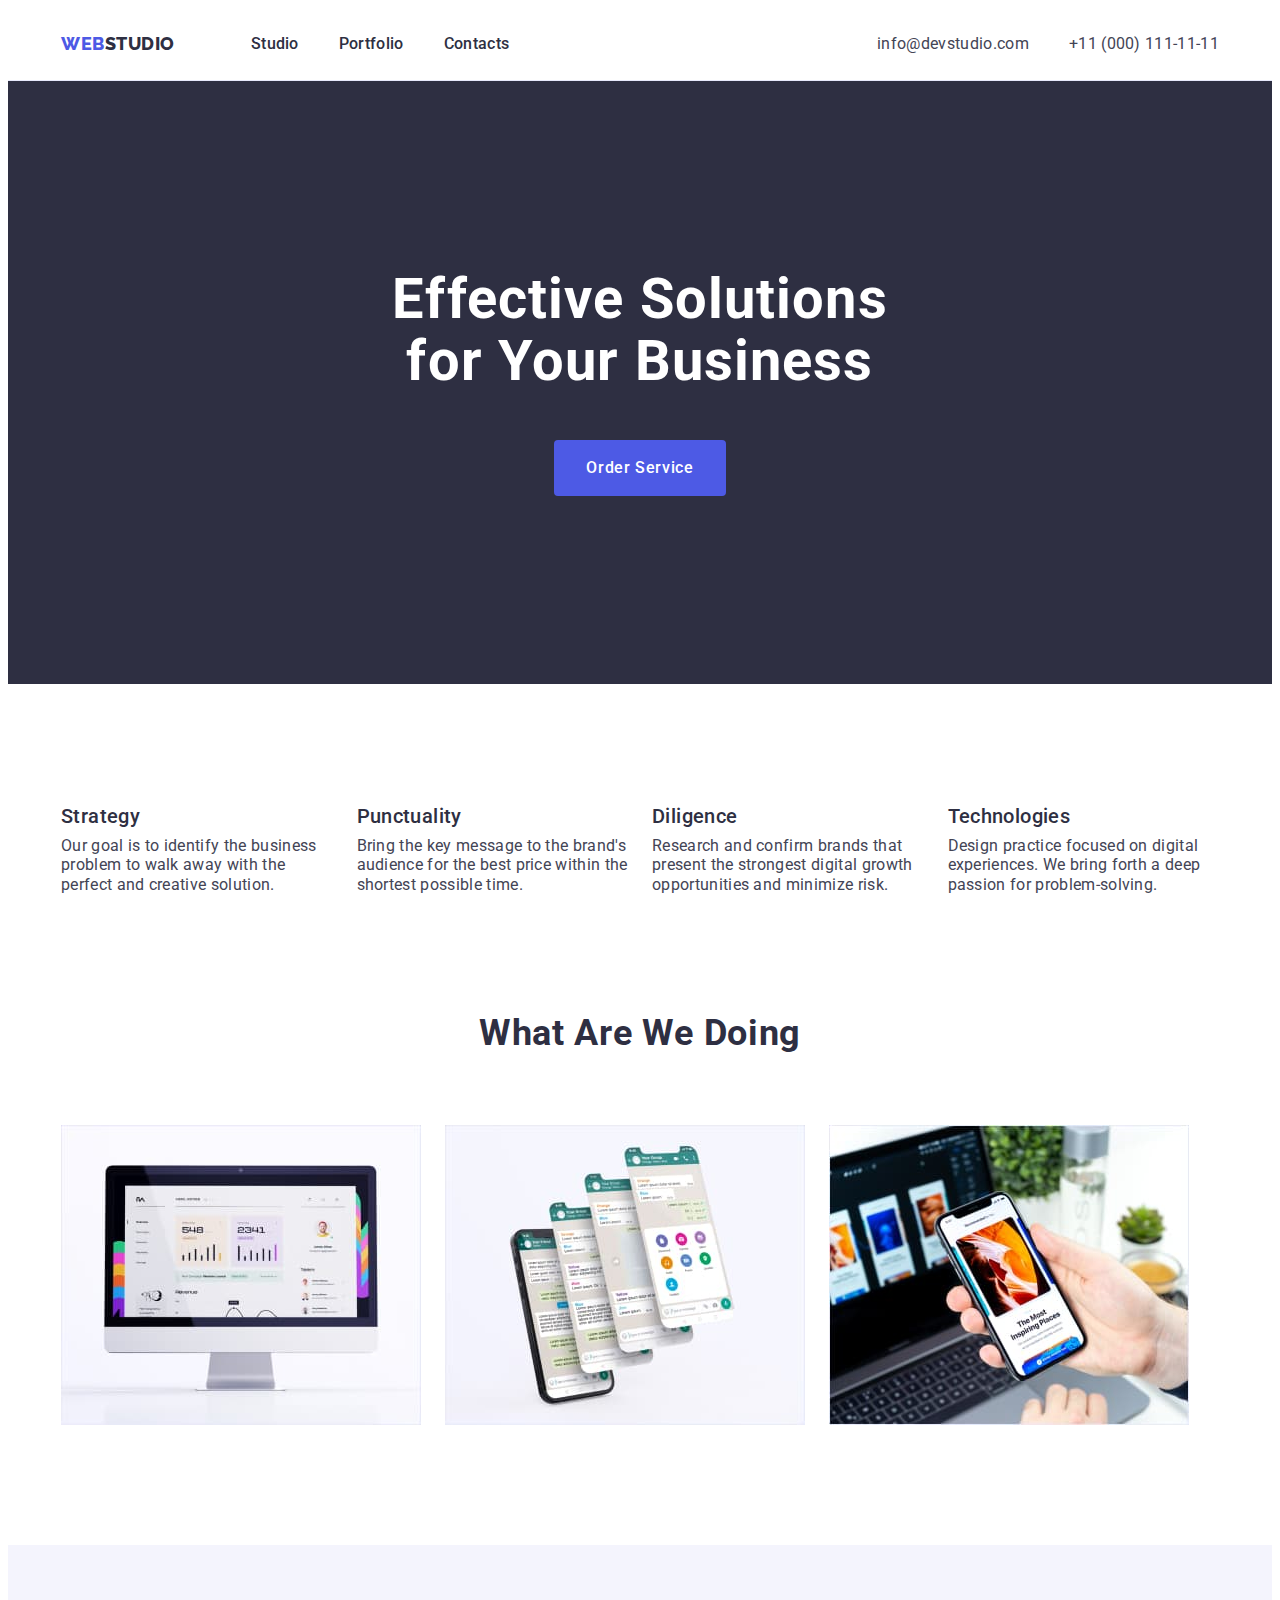
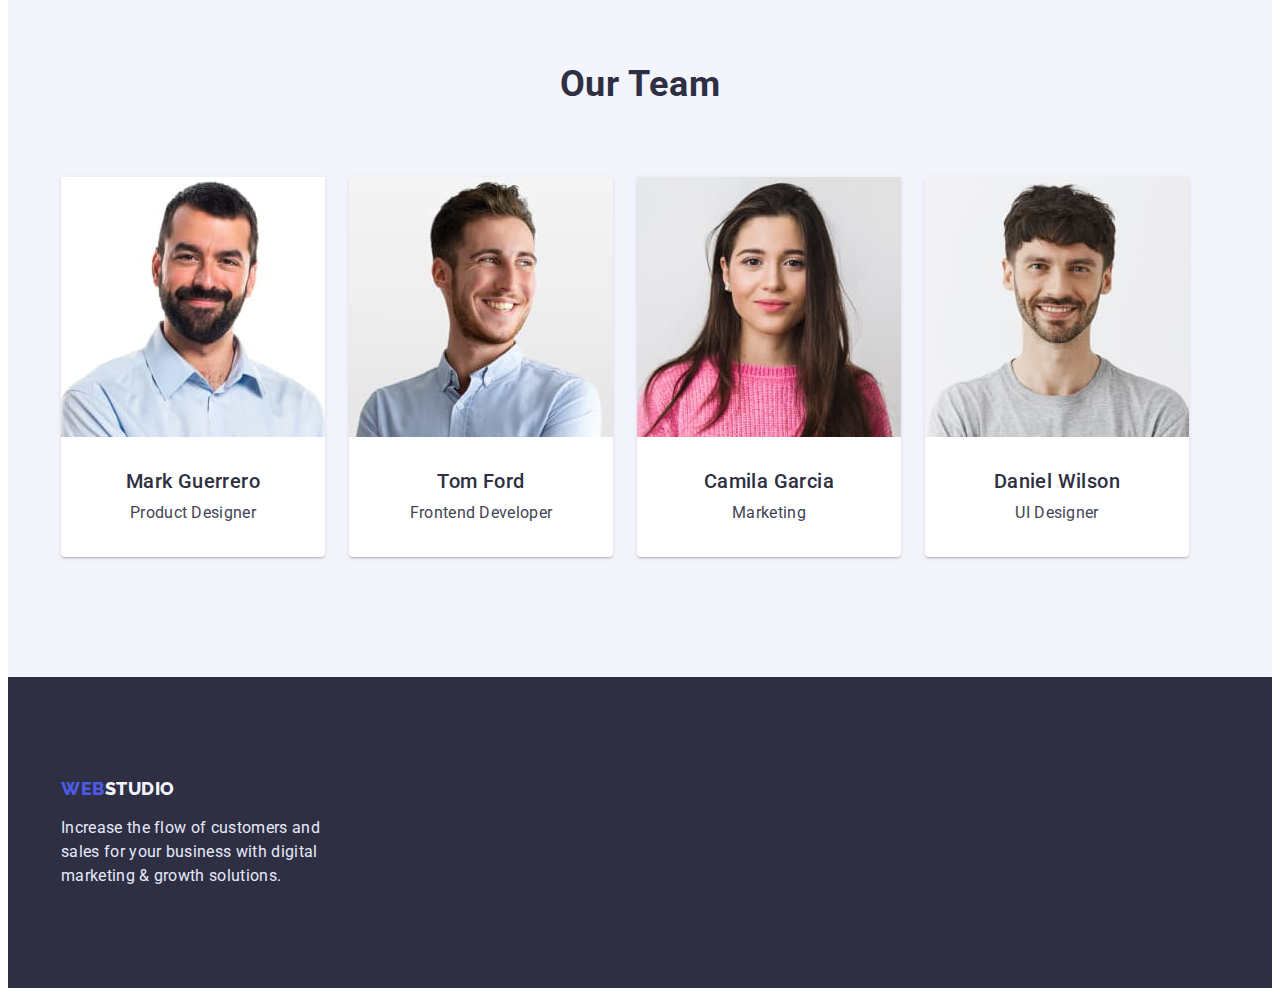
<file: index.html>
<!DOCTYPE html>
<html lang="en">
  <head>
    <meta charset="UTF-8" />
    <meta http-equiv="X-UA-Compatible" content="IE=edge" />
    <meta name="viewport" content="width=device-width, initial-scale=1.0" />
    <title>WebStudio</title>

    <link rel="preconnect" href="https://fonts.googleapis.com" />
    <link rel="preconnect" href="https://fonts.gstatic.com" crossorigin />
    <link
      href="https://fonts.googleapis.com/css2?family=Raleway:wght@800&family=Roboto:wght@400;500;700;900&display=swap"
      rel="stylesheet"
    />
    <link
      rel="stylesheet"
      href="https://cdnjs.cloudflare.com/ajax/libs/modern-normalize/1.1.0/modern-normalize.min.css"
      integrity="sha512-wpPYUAdjBVSE4KJnH1VR1HeZfpl1ub8YT/NKx4PuQ5NmX2tKuGu6U/JRp5y+Y8XG2tV+wKQpNHVUX03MfMFn9Q=="
      crossorigin="anonymous"
      referrerpolicy="no-referrer"
    />
    <link rel="stylesheet" href="./css/styles.css" />
  </head>
  <body>
    <!-- Head -->

    <header class="page-header">
      <div class="container">
        <nav class="navigation">
          <a href="./index.html" class="logo">
            <span class="logo-name">Web</span>Studio</a
          >

          <ul class="site-nav">
            <li class="nav-list">
              <a href="./index.html" class="link">Studio</a>
            </li>
            <li class="nav-list">
              <a href="./portfolio.html" class="link">Portfolio</a>
            </li>
            <li class="nav-list"><a href="" class="link">Contacts</a></li>
          </ul>
        </nav>

        <!-- Info -->
        <address class="address">
          <ul class="auth-nav">
            <li class="nav-list">
              <a href="mailto:info@devstudio.com" class="link"
                >info@devstudio.com</a
              >
            </li>
            <li class="nav-list">
              <a href="tel:+110001111111" class="link">+11 (000) 111-11-11</a>
            </li>
          </ul>
        </address>
      </div>
    </header>

    <main>
      <!-- Hero -->

      <section class="hero">
        <div class="container">
          <h1 class="hero-title">
            Effective Solutions <br />
            for Your Business
          </h1>

          <button type="button" class="button-hero">Order Service</button>

          <!-- //можливо буде кнопка -->
        </div>
      </section>

      <!-- Order -->

      <section class="section order-section">
        <div class="container">
          <h2 class="visually-hidden">Order</h2>
          <ul class="order-list">
            <li class="list">
              <h3 class="order-title">Strategy</h3>
              <p class="order-text">
                Our goal is to identify the business problem to walk away with
                the perfect and creative solution.
              </p>
            </li>
            <li class="list">
              <h3 class="order-title">Punctuality</h3>
              <p class="order-text">
                Bring the key message to the brand's audience for the best price
                within the shortest possible time.
              </p>
            </li>
            <li class="list">
              <h3 class="order-title">Diligence</h3>
              <p class="order-text">
                Research and confirm brands that present the strongest digital
                growth opportunities and minimize risk.
              </p>
            </li>
            <li class="list">
              <h3 class="order-title">Technologies</h3>
              <p class="order-text">
                Design practice focused on digital experiences. We bring forth a
                deep passion for problem-solving.
              </p>
            </li>
          </ul>
        </div>
      </section>

      <!-- What are we doing -->

      <section class="section">
        <div class="container">
          <h2 class="work">What are we doing</h2>
          <ul class="work-list">
            <li>
              <img src="./images/scr1.jpg" alt="Сomputer" width="360" />
            </li>
            <li>
              <img src="./images/scr2.jpg" alt="Telephones" width="360" />
            </li>
            <li>
              <img
                src="./images/scr3.jpg"
                alt="Telephone in hand"
                width="360"
              />
            </li>
          </ul>
        </div>
      </section>

      <!-- Our Team -->

      <section class="section section-team">
        <div class="container">
          <h2 class="team">Our Team</h2>
          <ul class="team-list">
            <li class="team-item">
              <img
                src="./images/mark-guerrero.jpg"
                alt="Mark Guerrero"
                width="264"
              />
              <div class="team-content">
                <h3 class="team-name">Mark Guerrero</h3>
                <p class="team-text">Product Designer</p>
              </div>
            </li>
            <li class="team-item">
              <img src="./images/tom-ford.jpg" alt="Tom Ford" width="264" />
              <div class="team-content">
                <h3 class="team-name">Tom Ford</h3>
                <p class="team-text">Frontend Developer</p>
              </div>
            </li>
            <li class="team-item">
              <img
                src="./images/camila-garcia.jpg"
                alt="Camila Garcia"
                width="264"
              />
              <div class="team-content">
                <h3 class="team-name">Camila Garcia</h3>
                <p class="team-text">Marketing</p>
              </div>
            </li>
            <li class="team-item">
              <img
                src="./images/daniel-wilson.jpg"
                alt="Daniel Wilson"
                width="264"
              />
              <div class="team-content">
                <h3 class="team-name">Daniel Wilson</h3>
                <p class="team-text">UI Designer</p>
              </div>
            </li>
          </ul>
        </div>
      </section>
    </main>
    <!-- footer -->

    <footer class="footer">
      <div class="container">
        <div class="footer-item">
          <a href="./index.html" class="footer-logo"
            ><span class="logo-name">Web</span>Studio</a
          >
        </div>
        <p class="footer-text">
          Increase the flow of customers and sales for your business with
          digital marketing & growth solutions.
        </p>
      </div>
    </footer>
  </body>
</html>
</file>
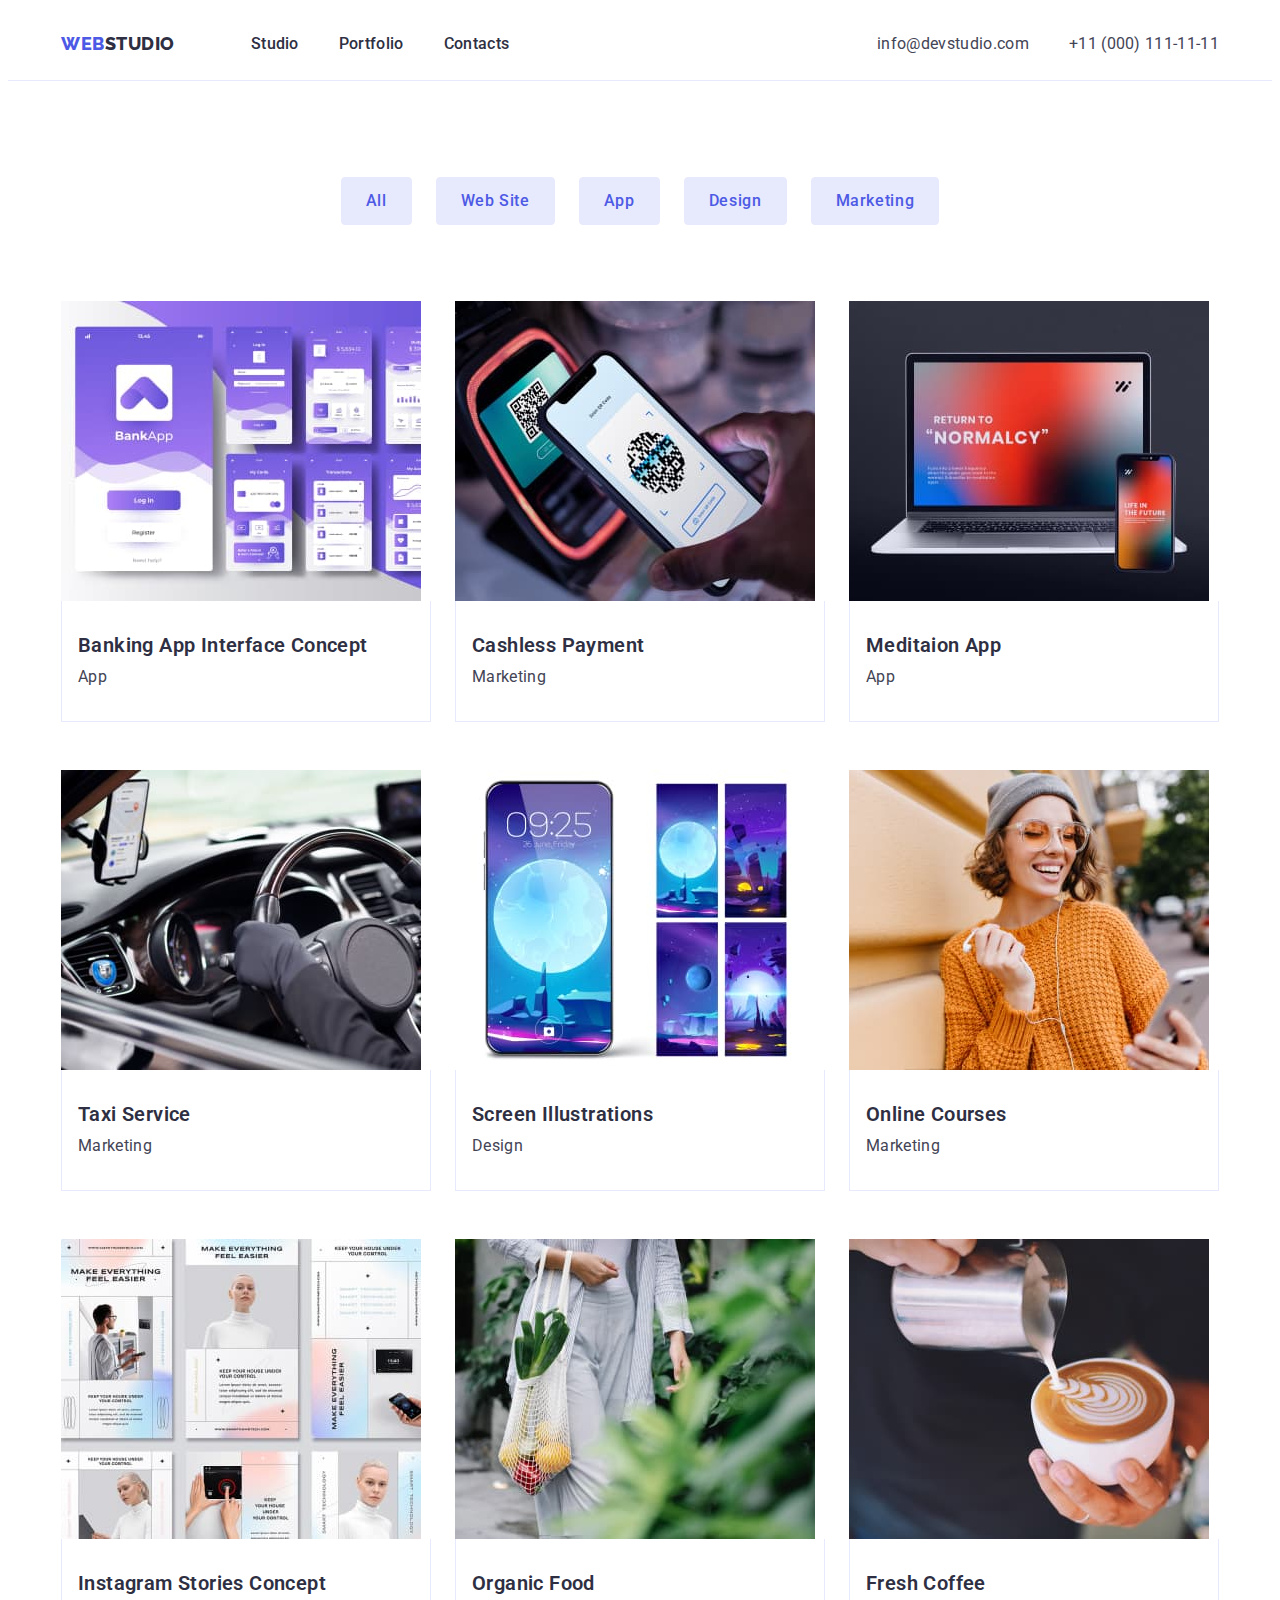
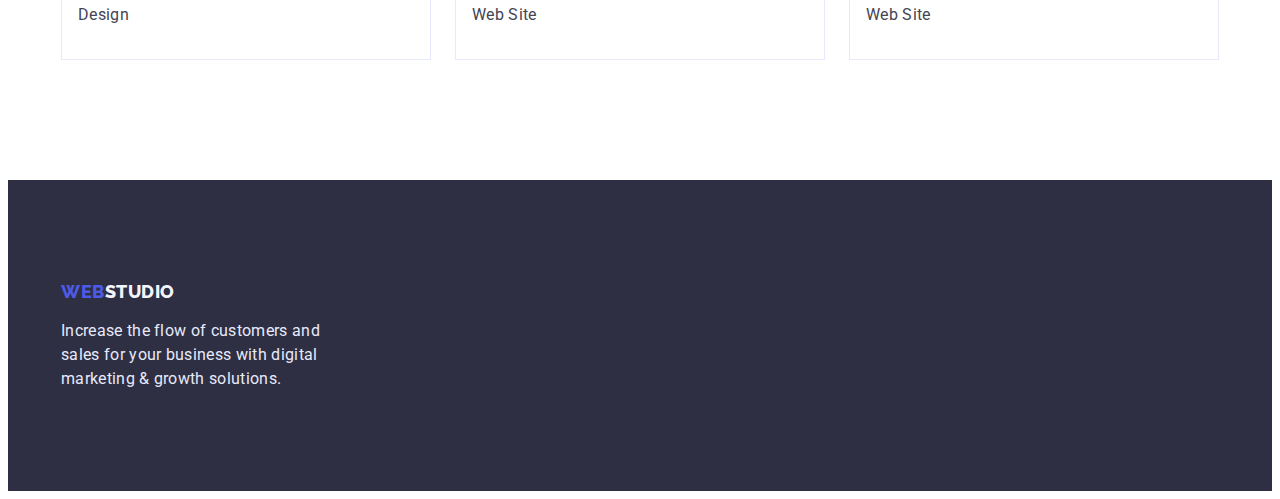
<file: portfolio.html>
<!DOCTYPE html>
<html lang="en">
  <head>
    <meta charset="UTF-8" />
    <meta http-equiv="X-UA-Compatible" content="IE=edge" />
    <meta name="viewport" content="width=device-width, initial-scale=1.0" />
    <title>WebStudio</title>

    <link rel="preconnect" href="https://fonts.googleapis.com" />
    <link rel="preconnect" href="https://fonts.gstatic.com" crossorigin />
    <link
      href="https://fonts.googleapis.com/css2?family=Raleway:wght@800&family=Roboto:wght@400;500;700;900&display=swap"
      rel="stylesheet"
    />
    <link
      rel="stylesheet"
      href="https://cdnjs.cloudflare.com/ajax/libs/modern-normalize/1.1.0/modern-normalize.min.css"
      integrity="sha512-wpPYUAdjBVSE4KJnH1VR1HeZfpl1ub8YT/NKx4PuQ5NmX2tKuGu6U/JRp5y+Y8XG2tV+wKQpNHVUX03MfMFn9Q=="
      crossorigin="anonymous"
      referrerpolicy="no-referrer"
    />
    <link rel="stylesheet" href="./css/styles.css" />
  </head>
  <body>
    <!-- Head -->

    <header class="page-header">
      <div class="container">
        <nav class="navigation">
          <a href="./index.html" class="logo">
            <span class="logo-name">Web</span>Studio</a
          >

          <ul class="site-nav">
            <li class="nav-list">
              <a href="./index.html" class="link">Studio</a>
            </li>
            <li class="nav-list">
              <a href="./portfolio.html" class="link">Portfolio</a>
            </li>
            <li class="nav-list"><a href="" class="link">Contacts</a></li>
          </ul>
        </nav>

        <!-- Info -->
        <address class="address">
          <ul class="auth-nav">
            <li class="nav-list">
              <a href="mailto:info@devstudio.com" class="link"
                >info@devstudio.com</a
              >
            </li>
            <li class="nav-list">
              <a href="tel:+110001111111" class="link">+11 (000) 111-11-11</a>
            </li>
          </ul>
        </address>
      </div>
    </header>
    <!-- Portfolio -->
    <main>
      <section class="portfolio">
        <div class="container">
          <h1 class="visually-hidden">Button nav</h1>
          <ul class="portfolio-nav">
            <li><button type="button" class="button">All</button></li>
            <li><button type="button" class="button">Web Site</button></li>
            <li><button type="button" class="button">App</button></li>
            <li><button type="button" class="button">Design</button></li>
            <li><button type="button" class="button">Marketing</button></li>
          </ul>

          <ul class="portfolio-list">
            <li class="portfolio-item">
              <a href="/" class="link">
                <img
                  src="./images/portfo-1.jpg"
                  alt="Sample application"
                  width="360"
                />
                <div class="portfolio-content">
                  <h2 class="portfolio-title">Banking App Interface Concept</h2>
                  <p class="portfolio-text">App</p>
                </div>
              </a>
            </li>

            <li class="portfolio-item">
              <a href="/" class="link">
                <img
                  src="./images/portfo-2.jpg"
                  alt="Phone with qr code"
                  width="360"
                />

                <div class="portfolio-content">
                  <h2 class="portfolio-title">Cashless Payment</h2>
                  <p class="portfolio-text">Marketing</p>
                </div>
              </a>
            </li>

            <li class="portfolio-item">
              <a href="/" class="link">
                <img
                  src="./images/portfo-3.jpg"
                  alt="Laptop with phone"
                  width="360"
                />

                <div class="portfolio-content">
                  <h2 class="portfolio-title">Meditaion App</h2>
                  <p class="portfolio-text">App</p>
                </div>
              </a>
            </li>

            <li class="portfolio-item">
              <a href="/" class="link">
                <img
                  src="./images/portfo-4.jpg"
                  alt="Car salon with phone and driver"
                  width="360"
                />

                <div class="portfolio-content">
                  <h2 class="portfolio-title">Taxi Service</h2>
                  <p class="portfolio-text">Marketing</p>
                </div>
              </a>
            </li>

            <li class="portfolio-item">
              <a href="/" class="link">
                <img
                  src="./images/portfo-5.jpg"
                  alt="Phone theme design"
                  width="360"
                />

                <div class="portfolio-content">
                  <h2 class="portfolio-title">Screen Illustrations</h2>
                  <p class="portfolio-text">Design</p>
                </div>
              </a>
            </li>

            <li class="portfolio-item">
              <a href="/" class="link">
                <img
                  src="./images/portfo-6.jpg"
                  alt="A girl with a phone and headphones"
                  width="360"
                />
                <div class="portfolio-content">
                  <h2 class="portfolio-title">Online Courses</h2>
                  <p class="portfolio-text">Marketing</p>
                </div>
              </a>
            </li>

            <li class="portfolio-item">
              <a href="/" class="link">
                <img
                  src="./images/portfo-7.jpg"
                  alt="Layout design"
                  width="360"
                />

                <div class="portfolio-content">
                  <h2 class="portfolio-title">Instagram Stories Concept</h2>
                  <p class="portfolio-text">Design</p>
                </div>
              </a>
            </li>

            <li class="portfolio-item">
              <a href="/" class="link">
                <img
                  src="./images/portfo-8.jpg"
                  alt="A girl with a bag of fruit"
                  width="360"
                />

                <div class="portfolio-content">
                  <h2 class="portfolio-title">Organic Food</h2>
                  <p class="portfolio-text">Web Site</p>
                </div>
              </a>
            </li>

            <li class="portfolio-item">
              <a href="/" class="link">
                <img
                  src="./images/portfo-9.jpg"
                  alt="The barista makes coffee"
                  width="360"
                />

                <div class="portfolio-content">
                  <h2 class="portfolio-title">Fresh Coffee</h2>
                  <p class="portfolio-text">Web Site</p>
                </div>
              </a>
            </li>
          </ul>
        </div>
      </section>
    </main>

    <!-- footer -->
    <footer class="footer">
      <div class="container">
        <div class="footer-item">
          <a href="./index.html" class="footer-logo"
            ><span class="logo-name">Web</span>Studio</a
          >
        </div>
        <p class="footer-text">
          Increase the flow of customers and sales for your business with
          digital marketing & growth solutions.
        </p>
      </div>
    </footer>
  </body>
</html>
</file>
<file: css/styles.css>
/* text color #434455 
background-color #ffffff
h1-h6 color #2E2F42
button color #4D5AE5
 */

:root {
  --main-color: #ffffff;
  --color-page: #434455;
  --main-color-h: #2e2f42;
  --button-bg: #4d5ae5;
  --button-nav: #e7e9fc;
  --button-hover: #404bbf;
  --team-color: #2e2f42;
  --color-footer: #e7e9fc;
  --logo-footer: #f4f4fd;
  --padding-nav: 24px 0;
}

body {
  background-color: var(--main-color);
  font-family: "Roboto", sans-serif;
  color: var(--main-color-h);
}
.container {
  width: 1158px;
  padding-left: 15px;
  padding-right: 15px;
  margin: 0 auto;
  /* outline: 1px solid teal; */
}
h1,
h2,
h3,
h4,
h5,
h6,
p {
  margin: 0;
}
ul {
  margin: 0;
  padding-left: 0;
}
img {
  display: block;
  max-width: 100%;
  height: auto;
}

/* header */

.page-header {
  border-bottom: 1px solid #e7e9fc;
}

.page-header > .container {
  display: flex;
}

.logo {
  font-family: "Raleway", sans-serif;
  font-weight: 800;
  font-size: 18px;
  line-height: 1.3;
  letter-spacing: 0.03em;
  text-decoration: none;
  color: var(--main-color-h);
  text-transform: uppercase;

  padding-top: 24px;
  padding-bottom: 24px;
  margin-right: 76px;
}

.logo-name {
  color: var(--button-bg);
}

.navigation {
  display: flex;
}

.site-nav {
  /* outline: 1px solid tomato; */
  display: flex;
  gap: 40px;
}

.site-nav a {
  display: block;
  font-weight: 500;
  font-size: 16px;
  line-height: 1.5;
  letter-spacing: 0.02em;
  color: var(--main-color-h);
  text-decoration: none;
  padding: var(--padding-nav);
}

.address {
  margin-left: auto;
}

.auth-nav {
  display: flex;
  gap: 40px;
  padding: var(--padding-nav);
}

.auth-nav a {
  font-size: 16px;
  line-height: 1.5;
  letter-spacing: 0.02em;
  text-decoration: none;
  color: var(--color-page);

  font-style: normal;
  padding: var(--padding-nav);
}
.link:hover,
.link:focus {
  color: var(--button-hover);
}

.page-header .site-nav,
.page-header .auth-nav {
  list-style-type: none;
}

/* hero */
.hero {
  background-color: var(--main-color-h);
  padding-top: 188px;
  padding-bottom: 188px;
}
.hero-title {
  font-size: 56px;
  line-height: 1.1;
  text-align: center;
  letter-spacing: 0.02em;
  color: var(--main-color);

  margin-bottom: 48px;
}
.button-hero {
  font-family: "Roboto";
  font-weight: 500;
  background: var(--button-bg);
  font-size: 16px;
  line-height: 1.5;
  letter-spacing: 0.04em;
  color: var(--main-color);
  cursor: pointer;

  display: flex;
  flex-direction: row;
  align-items: flex-start;
  padding: 16px 32px;
  gap: 10px;

  border-radius: 4px;
  border: none;

  margin: 0 auto;
}

.button {
  font-family: "Roboto";
  font-weight: 500;
  background: var(--button-nav);
  font-size: 16px;
  line-height: 1.5;
  letter-spacing: 0.04em;
  color: var(--button-bg);
  cursor: pointer;

  display: flex;
  flex-direction: row;
  justify-content: center;
  align-items: center;
  padding: 12px 24px;

  min-width: 100%;
  height: 48px;

  border: 1px solid #e7e9fc;
  border-radius: 4px;
}

.portfolio-nav button:hover,
.portfolio-nav button:focus,
.hero button:hover,
.hero button:focus {
  background: var(--button-hover);
  color: var(--main-color);
}

/* order */
.order-list,
.work-list,
.team-list,
.portfolio-nav,
.portfolio-list {
  list-style-type: none;
}
.link {
  text-decoration: none;
}

.visually-hidden {
  position: absolute;
  white-space: nowrap;
  width: 1px;
  height: 1px;
  overflow: hidden;
  border: 0;
  padding: 0;
  clip: rect(0 0 0 0);
  clip-path: inset(50%);
  margin: -1px;
}

.section {
  padding-top: 120px;
  padding-bottom: 120px;
}

.order-section {
  padding-bottom: 0;
}

.order-list {
  display: flex;
}

.order-list > li {
  flex-basis: calc((100% - 24px * 3) / 4);
}

.list:not(:last-child) {
  margin-right: 24px;
}

.order-title {
  font-weight: 500;
  font-size: 20px;
  line-height: 1.2;
  letter-spacing: 0.02em;
  color: var(--main-color-h);
  margin-bottom: 8px;
}

.order-text {
  font-size: 16px;
  line-height: 1.2;
  letter-spacing: 0.02em;
  color: var(--color-page);
}

/* What are we doing */

.work-list {
  display: flex;
  gap: 24px;
}

/* Our Team */

.section-team {
  background-color: var(--logo-footer);
}

.work,
.team {
  font-size: 36px;
  line-height: 1.1;
  letter-spacing: 0.02em;
  text-align: center;
  text-transform: capitalize;
  color: var(--main-color-h);
  margin-bottom: 72px;
}

.team-list {
  display: flex;
  gap: 24px;
}

.team-name {
  font-weight: 500;
  font-size: 20px;
  line-height: 1.2;
  letter-spacing: 0.02em;
  color: var(--team-color);
  margin-bottom: 8px;
}
.team-text {
  font-size: 16px;
  line-height: 1.5;
  letter-spacing: 0.02em;
  color: var(--color-page);
}

.team-content {
  text-align: center;
  padding-top: 32px;
  padding-bottom: 32px;
}
.team-item {
  background-color: var(--main-color);
  border-radius: 0px 0px 4px 4px;
  box-shadow: 0px 1px 6px rgba(46, 47, 66, 0.08),
    0px 1px 1px rgba(46, 47, 66, 0.16), 0px 2px 1px rgba(46, 47, 66, 0.08);
}

.footer {
  background-color: var(--main-color-h);
  padding-top: 100px;
  padding-bottom: 100px;
}

.footer-item {
  margin-bottom: 16px;
}

.footer-logo {
  font-family: "Raleway", sans-serif;
  font-weight: 800;
  font-size: 18px;
  line-height: 1.3;
  letter-spacing: 0.03em;
  text-decoration: none;
  text-transform: uppercase;
}
.footer-logo {
  color: var(--logo-footer);

  margin-bottom: 16px;
}

/* .footer >  */

.footer-text {
  font-size: 16px;
  line-height: 1.5;
  letter-spacing: 0.02em;
  color: var(--color-footer);

  width: 264px;
}

/* portfolio */

.portfolio {
  padding-top: 96px;
  padding-bottom: 120px;
}

.portfolio-nav {
  display: flex;
  gap: 24px;
  justify-content: center;

  margin-bottom: 76px;
}

.portfolio-list {
  display: flex;
  flex-wrap: wrap;

  column-gap: 24px;
  row-gap: 48px;
}

.portfolio-list > li {
  flex-basis: calc((100% - 24px * 2) / 3);
}

.portfolio-content {
  border-bottom: 1px solid #e7e9fc;
  border-left: 1px solid #e7e9fc;
  border-right: 1px solid #e7e9fc;

  padding: 32px 16px;
}

.portfolio-title {
  font-weight: 600;
  font-size: 20px;
  line-height: 1.2;
  letter-spacing: 0.02em;
  color: var(--team-color);

  margin-bottom: 8px;
}

.portfolio-text {
  font-size: 16px;
  line-height: 1.5;
  letter-spacing: 0.02em;
  color: var(--color-page);
}
</file>
